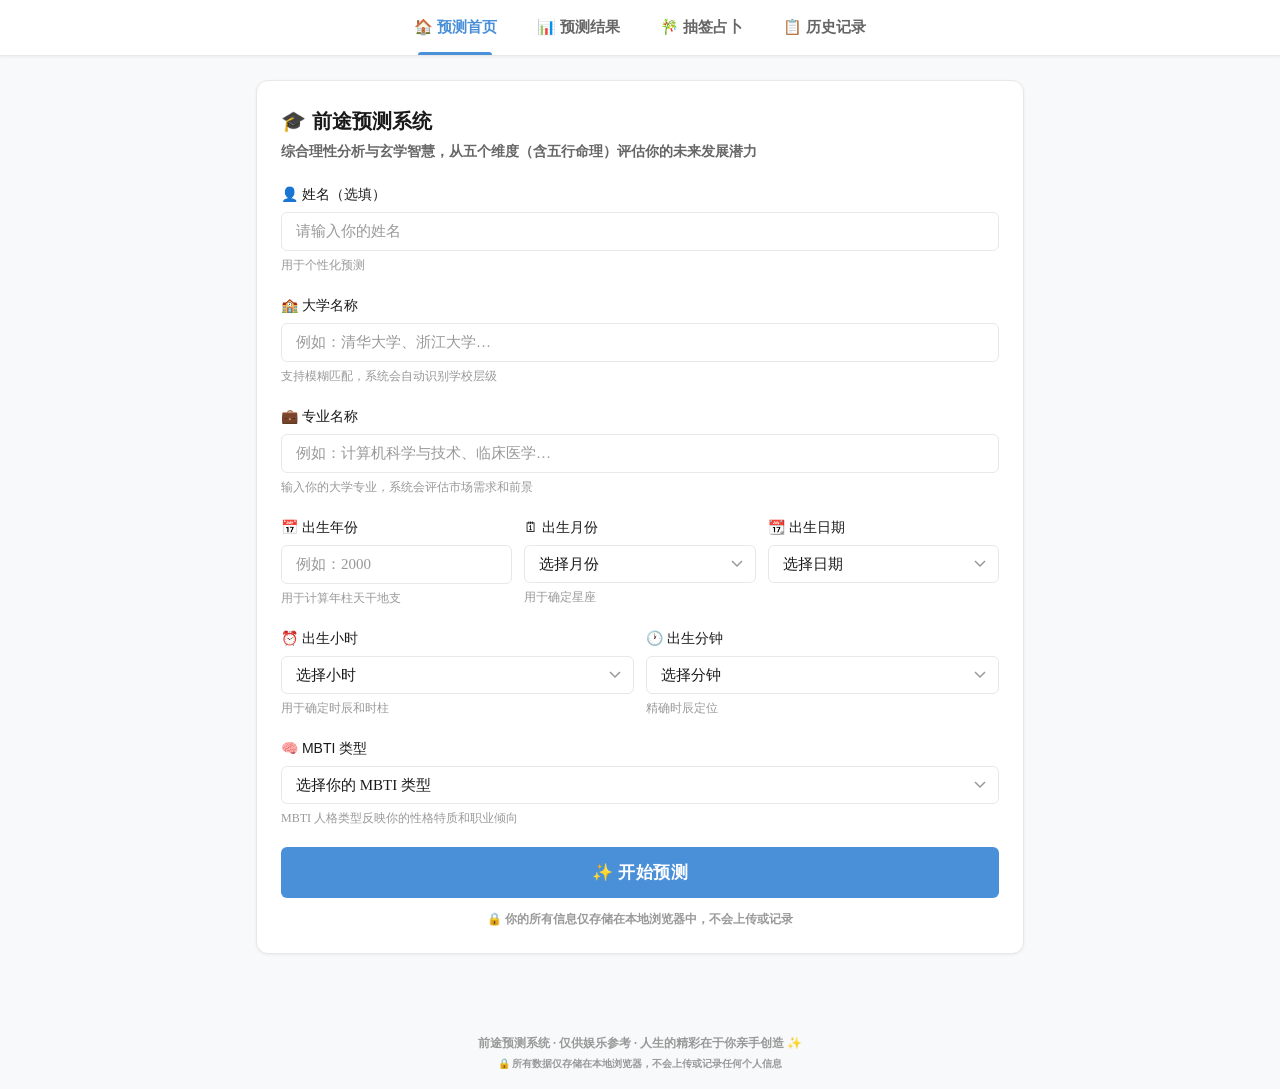
<file: index.html>
<!DOCTYPE html>
<html lang="zh-CN">
<head>
  <meta charset="UTF-8">
  <meta name="viewport" content="width=device-width, initial-scale=1.0">
  <meta name="description" content="前途预测系统 — 结合大学、专业、天干地支、星座和MBTI，综合评估你的未来发展潜力">
  <title>前途预测系统 🔮</title>
  <link rel="icon" type="image/svg+xml" href="assets/favicon.svg">
  <link rel="stylesheet" href="css/style.css">
</head>
<body>

  <!-- ========== 导航栏 ========== -->
  <nav class="nav-bar">
    <button class="nav-tab active" data-tab="home">🏠 预测首页</button>
    <button class="nav-tab" data-tab="result">📊 预测结果</button>
    <button class="nav-tab" data-tab="fortune">🎋 抽签占卜</button>
    <button class="nav-tab" data-tab="history">📋 历史记录</button>
  </nav>

  <!-- ========== 主容器 ========== -->
  <div class="main-container">

    <!-- ===== 面板1: 预测首页 ===== -->
    <div class="panel active" id="panel-home">
      <div class="card">
        <div class="card-header">
          <h2>🎓 前途预测系统</h2>
          <p>综合理性分析与玄学智慧，从五个维度（含五行命理）评估你的未来发展潜力</p>
        </div>

        <div class="form-group">
          <label>👤 姓名（选填）</label>
          <input type="text" class="form-input" id="input-name"
            placeholder="请输入你的姓名" autocomplete="off">
          <span class="label-hint">用于个性化预测</span>
        </div>

        <div class="form-group">
          <label>🏫 大学名称</label>
          <input type="text" class="form-input" id="input-university"
            placeholder="例如：清华大学、浙江大学…" autocomplete="off">
          <span class="label-hint">支持模糊匹配，系统会自动识别学校层级</span>
        </div>

        <div class="form-group">
          <label>💼 专业名称</label>
          <input type="text" class="form-input" id="input-major"
            placeholder="例如：计算机科学与技术、临床医学…" autocomplete="off">
          <span class="label-hint">输入你的大学专业，系统会评估市场需求和前景</span>
        </div>

        <div class="form-row">
          <div class="form-group">
            <label>📅 出生年份</label>
            <input type="number" class="form-input" id="input-birthyear"
              placeholder="例如：2000" min="1950" max="2020">
            <span class="label-hint">用于计算年柱天干地支</span>
          </div>
          <div class="form-group">
            <label>🗓 出生月份</label>
            <select class="form-select" id="input-birthmonth">
              <option value="">选择月份</option>
              <option value="1">1月</option><option value="2">2月</option>
              <option value="3">3月</option><option value="4">4月</option>
              <option value="5">5月</option><option value="6">6月</option>
              <option value="7">7月</option><option value="8">8月</option>
              <option value="9">9月</option><option value="10">10月</option>
              <option value="11">11月</option><option value="12">12月</option>
            </select>
            <span class="label-hint">用于确定星座</span>
          </div>
          <div class="form-group">
            <label>📆 出生日期</label>
            <select class="form-select" id="input-birthday">
              <option value="">选择日期</option>
            </select>
          </div>
        </div>

        <div class="form-row">
          <div class="form-group">
            <label>⏰ 出生小时</label>
            <select class="form-select" id="input-birthhour">
              <option value="">选择小时</option>
            </select>
            <span class="label-hint">用于确定时辰和时柱</span>
          </div>
          <div class="form-group">
            <label>🕐 出生分钟</label>
            <select class="form-select" id="input-birthminute">
              <option value="">选择分钟</option>
            </select>
            <span class="label-hint">精确时辰定位</span>
          </div>
        </div>

        <div class="form-group">
          <label>🧠 MBTI 类型</label>
          <select class="form-select" id="input-mbti">
            <option value="">选择你的 MBTI 类型</option>
            <option value="INTJ">INTJ — 建筑师</option>
            <option value="INTP">INTP — 逻辑学家</option>
            <option value="ENTJ">ENTJ — 指挥官</option>
            <option value="ENTP">ENTP — 辩论家</option>
            <option value="INFJ">INFJ — 提倡者</option>
            <option value="INFP">INFP — 调停者</option>
            <option value="ENFJ">ENFJ — 主人公</option>
            <option value="ENFP">ENFP — 竞选者</option>
            <option value="ISTJ">ISTJ — 物流师</option>
            <option value="ISFJ">ISFJ — 守卫者</option>
            <option value="ESTJ">ESTJ — 总经理</option>
            <option value="ESFJ">ESFJ — 执政官</option>
            <option value="ISTP">ISTP — 鉴赏家</option>
            <option value="ISFP">ISFP — 探险家</option>
            <option value="ESTP">ESTP — 企业家</option>
            <option value="ESFP">ESFP — 表演者</option>
          </select>
          <span class="label-hint">MBTI 人格类型反映你的性格特质和职业倾向</span>
        </div>

        <button class="btn btn-primary" id="btn-predict">
          ✨ 开始预测
        </button>
        <p class="privacy-notice">🔒 你的所有信息仅存储在本地浏览器中，不会上传或记录</p>
      </div>
    </div>

    <!-- ===== 面板2: 预测结果 ===== -->
    <div class="panel" id="panel-result">
      <!-- 特殊人物横幅 -->
      <div class="card special-banner" id="special-banner" style="display:none; background: linear-gradient(135deg, #fff9e6 0%, #fff3cc 100%); border-color: #c9a96e; text-align: center;">
        <div class="special-title" style="font-size:20px;"></div>
        <p class="special-praise" style="font-size:14px; color:#666; line-height:1.8; margin-top:8px;"></p>
      </div>

      <!-- 浸大传媒横幅 -->
      <div class="card" id="hkbu-banner" style="display:none; background: linear-gradient(135deg, #e8f4fd 0%, #d0e8f8 100%); border-color: #4a90d9; text-align: center;">
        <div style="font-size:22px; font-family:'SimHei','黑体',sans-serif; font-weight:bold; color:#2c5f8a;">📡 香港浸会大学传理学院</div>
        <p style="font-size:15px; color:#3a7bc8; line-height:1.8; margin-top:8px;">亚洲排名第一的传播学院 · 全球顶尖传媒殿堂 · 前途一片光明！</p>
        <p style="font-size:13px; color:#666; margin-top:6px;">传媒专业评分直接满分 💯</p>
      </div>

      <div class="card result-header">
        <div class="result-total-wrapper">
          <svg class="ring-progress-svg" id="ring-progress" width="160" height="160" viewBox="0 0 160 160"></svg>
          <span class="result-total-number" id="result-total">0</span>
        </div>
        <div class="result-grade" id="result-grade">--</div>
        <p class="result-grade-desc" id="result-grade-desc"></p>
        <div class="result-time" id="result-time"></div>
      </div>

      <!-- 五维雷达图 -->
      <div class="card">
        <div class="card-header">
          <h2>📊 五维雷达图</h2>
          <p>各维度评分一览</p>
        </div>
        <div class="radar-container">
          <svg id="radar-chart" viewBox="0 0 320 320" xmlns="http://www.w3.org/2000/svg"></svg>
        </div>
      </div>

      <!-- 各维度详情 -->
      <div class="card">
        <div class="card-header">
          <h2>📋 维度详情</h2>
        </div>
        <div class="dimension-list">
          <div class="dimension-item" id="dim-uni">
            <span class="dim-name">--</span>
            <span class="dim-detail">--</span>
            <span class="dim-score">--</span>
            <div class="dim-bar"><div class="dim-bar-fill" style="width:0%"></div></div>
          </div>
          <div class="dimension-item" id="dim-major">
            <span class="dim-name">--</span>
            <span class="dim-detail">--</span>
            <span class="dim-score">--</span>
            <div class="dim-bar"><div class="dim-bar-fill" style="width:0%"></div></div>
          </div>
          <div class="dimension-item" id="dim-stem">
            <span class="dim-name">--</span>
            <span class="dim-detail">--</span>
            <span class="dim-score">--</span>
            <div class="dim-bar"><div class="dim-bar-fill" style="width:0%"></div></div>
          </div>
          <div class="dimension-item" id="dim-zodiac">
            <span class="dim-name">--</span>
            <span class="dim-detail">--</span>
            <span class="dim-score">--</span>
            <div class="dim-bar"><div class="dim-bar-fill" style="width:0%"></div></div>
          </div>
          <div class="dimension-item" id="dim-mbti">
            <span class="dim-name">--</span>
            <span class="dim-detail">--</span>
            <span class="dim-score">--</span>
            <div class="dim-bar"><div class="dim-bar-fill" style="width:0%"></div></div>
          </div>
        </div>
      </div>

      <!-- 今日运势（基于五行+星座） -->
      <div class="card" id="result-fortune-card">
        <div class="card-header">
          <h2>🔮 今日运势</h2>
          <p>基于五行命理与星座元素，为你生成专属今日运势</p>
        </div>
        <div id="result-fortune-content"></div>
      </div>

      <!-- 综合建议 -->
      <div class="card">
        <div class="card-header">
          <h2>💡 综合建议</h2>
        </div>
        <ul class="advice-list" id="result-advice"></ul>
      </div>

      <div class="result-actions">
        <button class="btn btn-primary" onclick="switchTab('home');window.location.hash='home';">
          🔄 重新预测
        </button>
      </div>
    </div>

    <!-- ===== 面板3: 抽签 + 八卦占卜 ===== -->
    <div class="panel" id="panel-fortune">
      <!-- 抽签区 -->
      <div class="card draw-card">
        <div class="card-header">
          <h2>🎋 灵签千抽</h2>
          <p>千支灵签，基于六十四卦演化。心诚则灵，每日一签。</p>
        </div>
        <div class="draw-area" id="draw-area">
          <div class="draw-tube" id="draw-tube">
            <div class="tube-visual">🎋</div>
            <p class="tube-hint">诚心默念，摇动签筒</p>
          </div>
          <button class="btn btn-primary btn-draw" id="btn-draw" onclick="handleDrawStick()">
            🎋 摇签
          </button>
          <p class="draw-note">每日首次抽签免费，同一天重复抽签结果相同</p>
        </div>
        <div class="draw-result" id="draw-result" style="display:none;"></div>
      </div>

      <!-- 八卦占卜区 -->
      <div class="card bagua-card">
        <div class="card-header">
          <h2>☯️ 八卦占卜</h2>
          <p>六爻起卦，参天地之理，断人生之事。</p>
        </div>
        <div class="bagua-area" id="bagua-area">
          <button class="btn btn-primary btn-draw" id="btn-bagua" onclick="handleBagua()">
            ☯️ 起卦
          </button>
          <p class="draw-note">随机起卦，心诚则灵</p>
        </div>
        <div class="bagua-result" id="bagua-result" style="display:none;"></div>
      </div>
    </div>

    <!-- ===== 面板4: 历史记录 ===== -->
    <div class="panel" id="panel-history">
      <!-- 由 app.js 动态渲染 -->
      <div class="empty-state">
        <div class="empty-icon">📋</div>
        <p>加载中…</p>
      </div>
    </div>

  </div>

  <!-- ========== 页脚 ========== -->
  <footer class="app-footer">
    前途预测系统 · 仅供娱乐参考 · 人生的精彩在于你亲手创造 ✨
    <br><small>🔒 所有数据仅存储在本地浏览器，不会上传或记录任何个人信息</small>
  </footer>

  <!-- ========== JS 脚本（顺序加载） ========== -->
  <script src="js/data.js"></script>
  <script src="js/prediction.js"></script>
  <script src="js/fortune.js"></script>
  <script src="js/storage.js"></script>
  <script src="js/app.js"></script>

  <!-- 动态生成日期/小时/分钟下拉选项 -->
  <script>
  (function() {
    const daySelect = document.getElementById('input-birthday');
    if (daySelect) {
      for (let d = 1; d <= 31; d++) {
        const opt = document.createElement('option');
        opt.value = d;
        opt.textContent = d + '日';
        daySelect.appendChild(opt);
      }
    }
    const hourSelect = document.getElementById('input-birthhour');
    if (hourSelect) {
      for (let h = 0; h <= 23; h++) {
        const opt = document.createElement('option');
        opt.value = h;
        const shichen = ['子时(夜半)','丑时(鸡鸣)','寅时(平旦)','卯时(日出)','辰时(食时)','巳时(隅中)',
                         '午时(日中)','未时(日昳)','申时(晡时)','酉时(日入)','戌时(黄昏)','亥时(人定)'];
        const idx = Math.floor((h + 1) / 2) % 12;
        opt.textContent = h + '时 — ' + shichen[idx];
        hourSelect.appendChild(opt);
      }
    }
    const minSelect = document.getElementById('input-birthminute');
    if (minSelect) {
      for (let m = 0; m <= 59; m++) {
        const opt = document.createElement('option');
        opt.value = m;
        opt.textContent = m + '分';
        minSelect.appendChild(opt);
      }
    }
  })();
  </script>
</body>
</html>
</file>
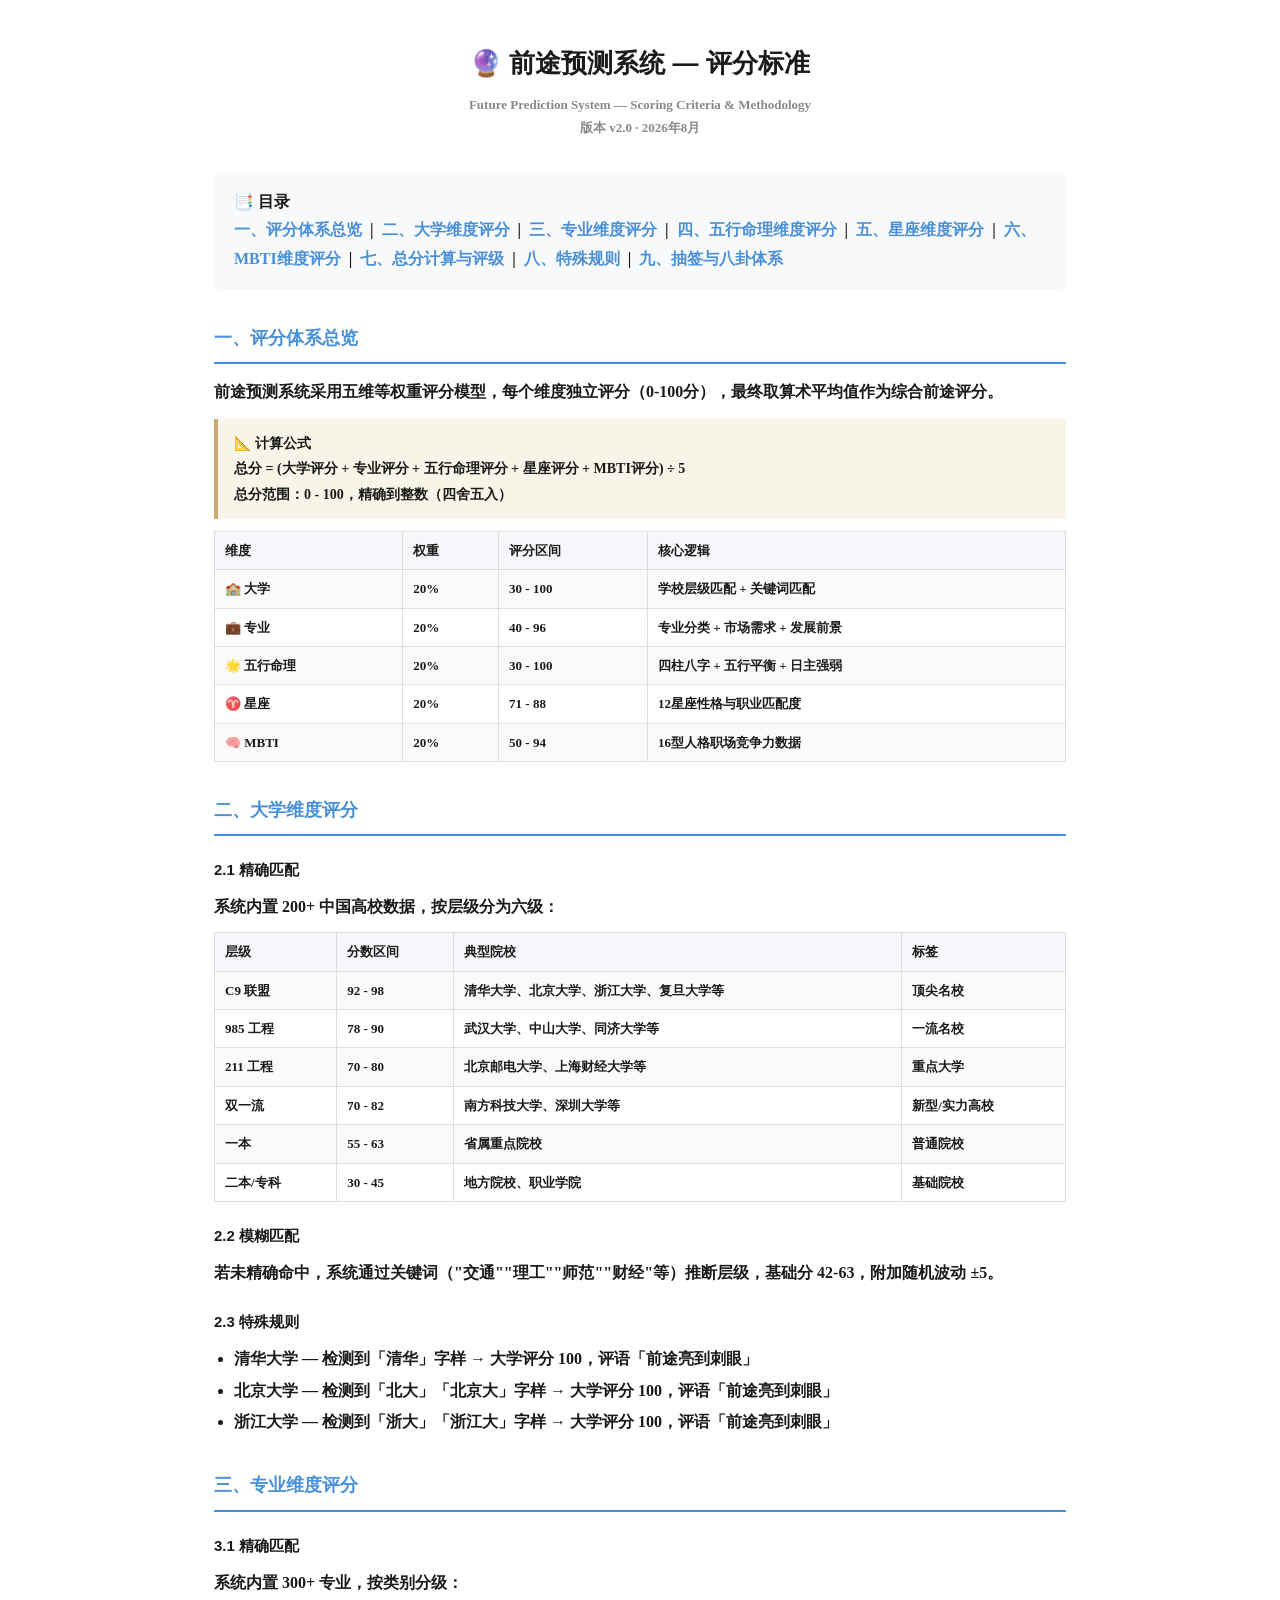
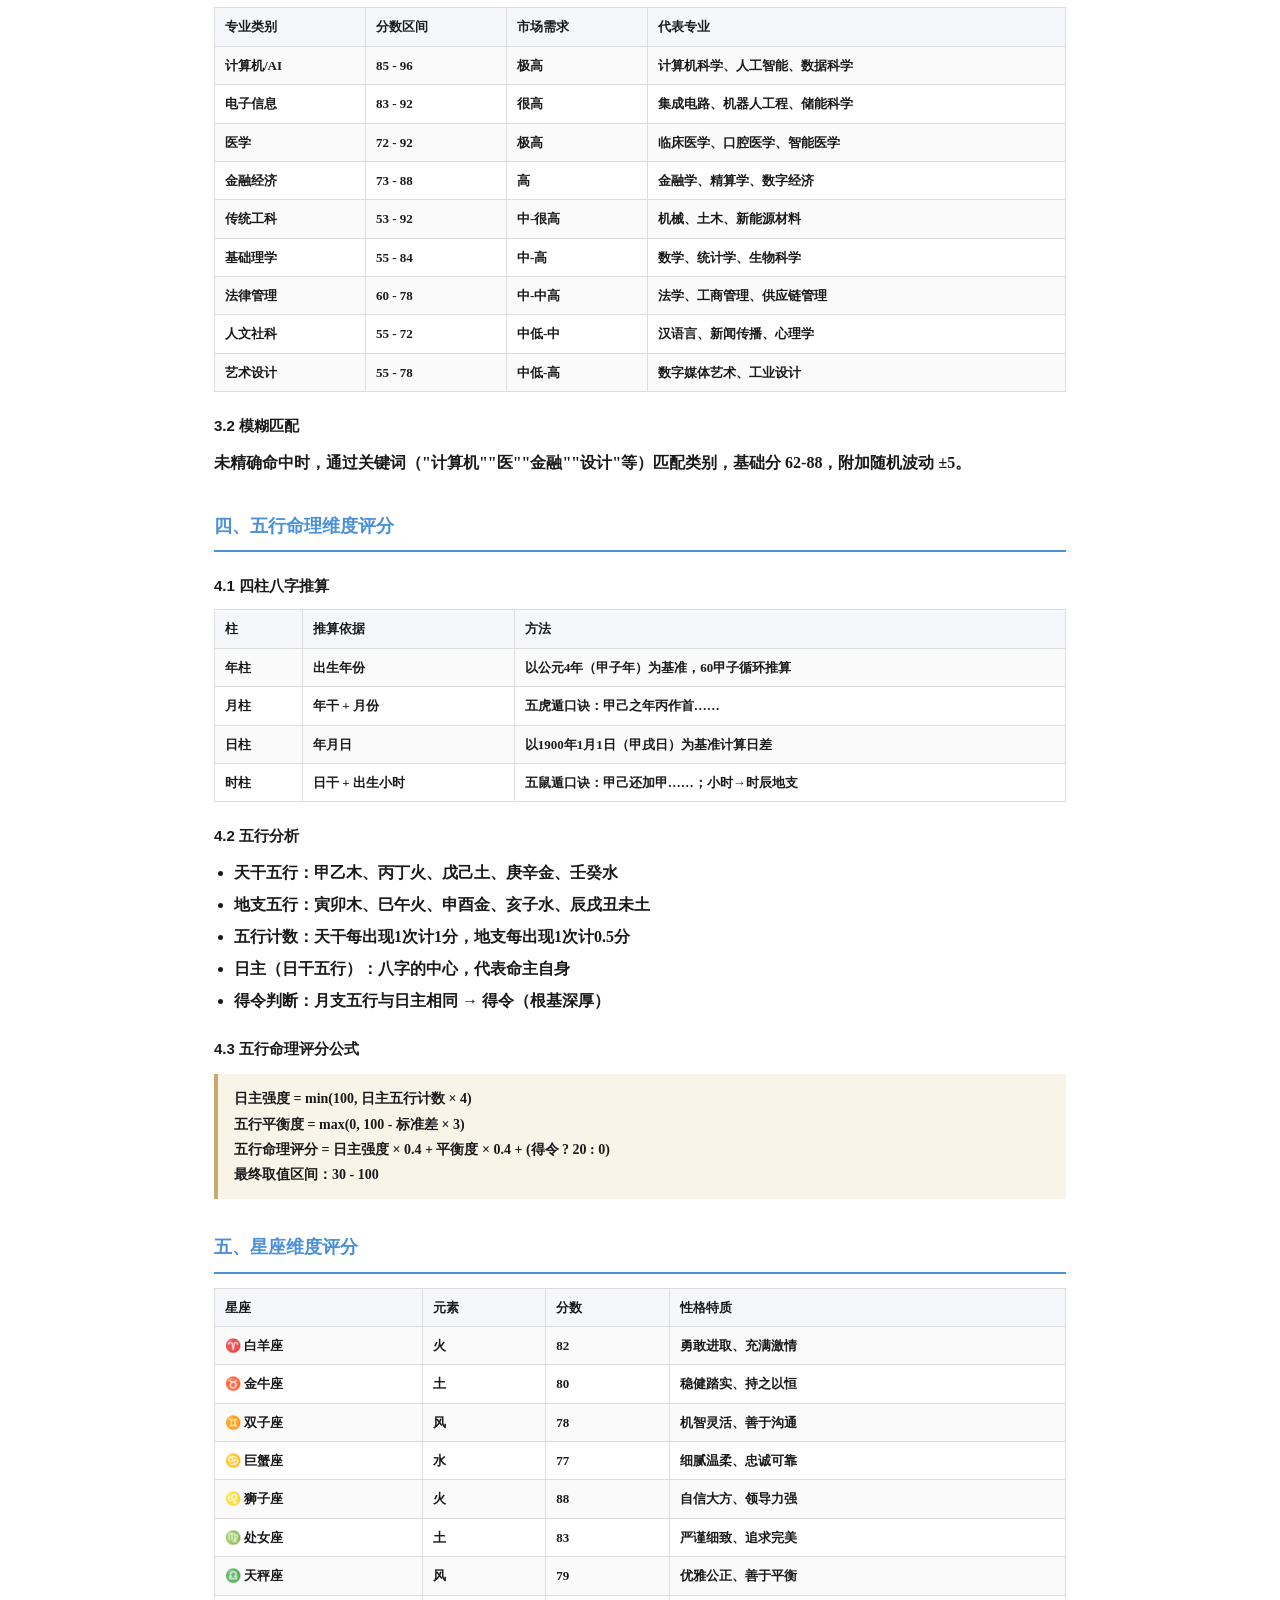
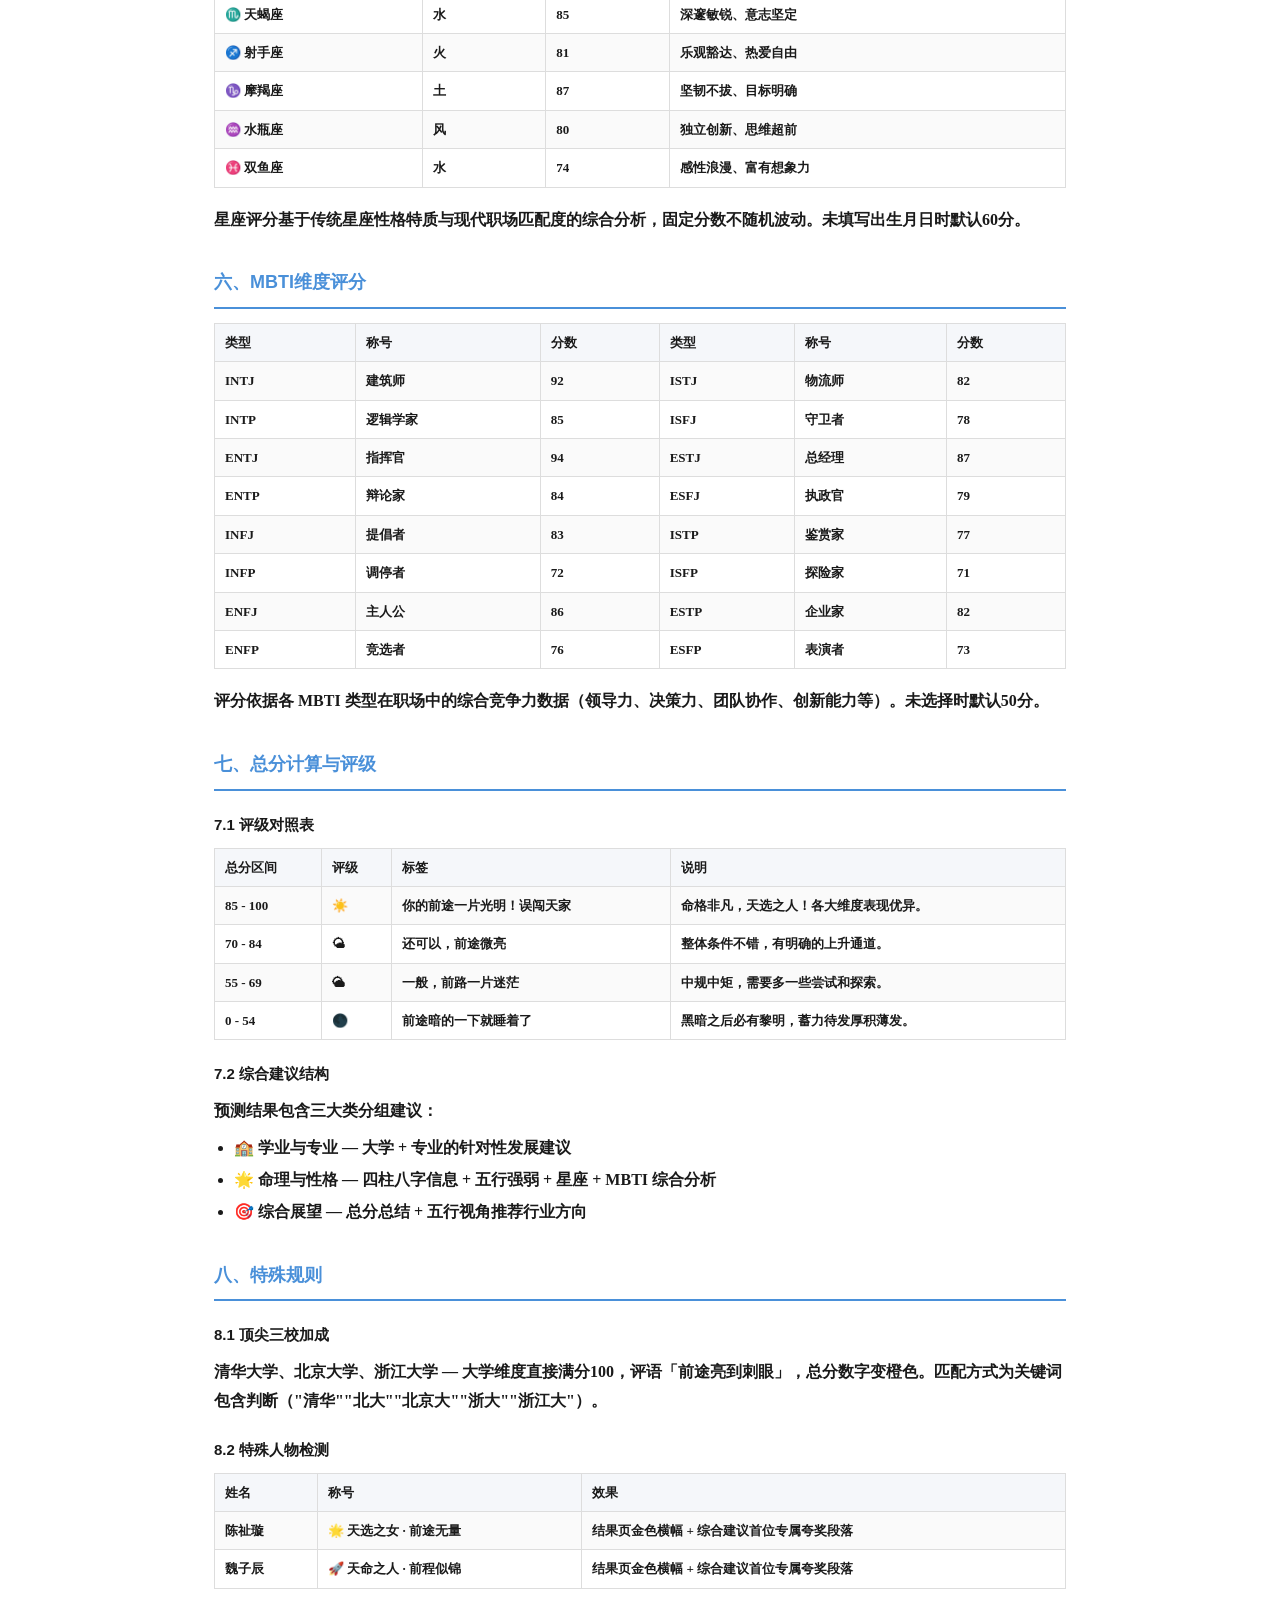
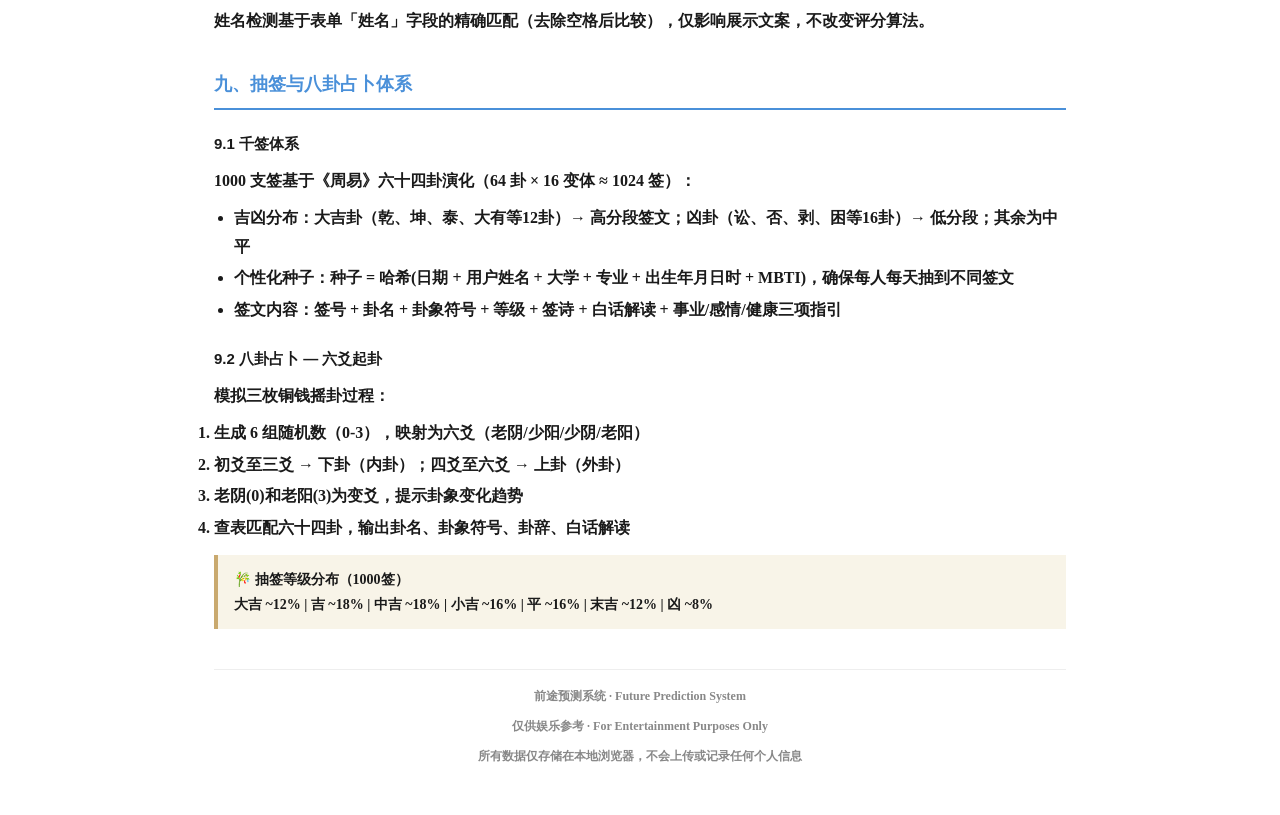
<file: docs/评分标准.html>
<!DOCTYPE html>
<html lang="zh-CN">
<head>
<meta charset="UTF-8">
<meta name="viewport" content="width=device-width, initial-scale=1.0">
<title>前途预测系统 — 评分标准</title>
<style>
  @media print {
    body { font-size: 12px; }
    .page-break { page-break-before: always; }
    table { page-break-inside: avoid; }
  }
  * { box-sizing: border-box; margin: 0; padding: 0; }
  body {
    font-family: "SimSun", "STSong", "宋体", "Noto Serif CJK SC", serif;
    font-weight: bold;
    color: #1a1a1a;
    line-height: 1.8;
    max-width: 900px;
    margin: 0 auto;
    padding: 40px 24px;
    background: #fff;
  }
  h1 { text-align: center; font-size: 26px; font-family: "SimHei","黑体",sans-serif; margin-bottom: 6px; }
  .subtitle { text-align: center; color: #888; font-size: 13px; margin-bottom: 32px; }
  h2 {
    font-family: "SimHei","黑体",sans-serif;
    font-size: 18px;
    margin: 32px 0 14px;
    padding-bottom: 8px;
    border-bottom: 2px solid #4a90d9;
    color: #4a90d9;
  }
  h3 { font-family: "SimHei","黑体",sans-serif; font-size: 15px; margin: 20px 0 10px; }
  p { margin-bottom: 8px; }
  table { width: 100%; border-collapse: collapse; margin: 10px 0 18px; font-size: 13px; }
  th, td { border: 1px solid #ddd; padding: 7px 10px; text-align: left; }
  th { background: #f5f7fa; font-family: "SimHei","黑体",sans-serif; font-size: 13px; }
  tr:nth-child(even) td { background: #fafafa; }
  .score-bar {
    display: inline-block; height: 8px; border-radius: 4px;
    vertical-align: middle; margin-right: 6px;
  }
  .formula-box {
    background: #f8f4e8; border-left: 4px solid #c9a96e;
    padding: 12px 16px; margin: 12px 0; font-size: 14px;
  }
  ul { padding-left: 20px; margin-bottom: 12px; }
  li { margin-bottom: 3px; }
  .toc { background: #f8f9fa; padding: 16px 20px; border-radius: 8px; margin-bottom: 24px; }
  .toc a { color: #4a90d9; text-decoration: none; }
  .footer-note { text-align: center; color: #888; font-size: 12px; margin-top: 40px; border-top: 1px solid #eee; padding-top: 16px; }
</style>
</head>
<body>

<h1>🔮 前途预测系统 — 评分标准</h1>
<p class="subtitle">Future Prediction System — Scoring Criteria &amp; Methodology<br>版本 v2.0 · 2026年8月</p>

<div class="toc">
  <strong>📑 目录</strong><br>
  <a href="#s1">一、评分体系总览</a> &nbsp;|&nbsp;
  <a href="#s2">二、大学维度评分</a> &nbsp;|&nbsp;
  <a href="#s3">三、专业维度评分</a> &nbsp;|&nbsp;
  <a href="#s4">四、五行命理维度评分</a> &nbsp;|&nbsp;
  <a href="#s5">五、星座维度评分</a> &nbsp;|&nbsp;
  <a href="#s6">六、MBTI维度评分</a> &nbsp;|&nbsp;
  <a href="#s7">七、总分计算与评级</a> &nbsp;|&nbsp;
  <a href="#s8">八、特殊规则</a> &nbsp;|&nbsp;
  <a href="#s9">九、抽签与八卦体系</a>
</div>

<!-- ==================== 一、总览 ==================== -->
<h2 id="s1">一、评分体系总览</h2>
<p>前途预测系统采用<strong>五维等权重评分模型</strong>，每个维度独立评分（0-100分），最终取算术平均值作为综合前途评分。</p>

<div class="formula-box">
  <strong>📐 计算公式</strong><br>
  总分 = (大学评分 + 专业评分 + 五行命理评分 + 星座评分 + MBTI评分) ÷ 5<br>
  总分范围：0 - 100，精确到整数（四舍五入）
</div>

<table>
  <tr><th>维度</th><th>权重</th><th>评分区间</th><th>核心逻辑</th></tr>
  <tr><td>🏫 大学</td><td>20%</td><td>30 - 100</td><td>学校层级匹配 + 关键词匹配</td></tr>
  <tr><td>💼 专业</td><td>20%</td><td>40 - 96</td><td>专业分类 + 市场需求 + 发展前景</td></tr>
  <tr><td>🌟 五行命理</td><td>20%</td><td>30 - 100</td><td>四柱八字 + 五行平衡 + 日主强弱</td></tr>
  <tr><td>♈ 星座</td><td>20%</td><td>71 - 88</td><td>12星座性格与职业匹配度</td></tr>
  <tr><td>🧠 MBTI</td><td>20%</td><td>50 - 94</td><td>16型人格职场竞争力数据</td></tr>
</table>

<!-- ==================== 二、大学 ==================== -->
<div class="page-break"></div>
<h2 id="s2">二、大学维度评分</h2>

<h3>2.1 精确匹配</h3>
<p>系统内置 200+ 中国高校数据，按层级分为六级：</p>

<table>
  <tr><th>层级</th><th>分数区间</th><th>典型院校</th><th>标签</th></tr>
  <tr><td>C9 联盟</td><td>92 - 98</td><td>清华大学、北京大学、浙江大学、复旦大学等</td><td>顶尖名校</td></tr>
  <tr><td>985 工程</td><td>78 - 90</td><td>武汉大学、中山大学、同济大学等</td><td>一流名校</td></tr>
  <tr><td>211 工程</td><td>70 - 80</td><td>北京邮电大学、上海财经大学等</td><td>重点大学</td></tr>
  <tr><td>双一流</td><td>70 - 82</td><td>南方科技大学、深圳大学等</td><td>新型/实力高校</td></tr>
  <tr><td>一本</td><td>55 - 63</td><td>省属重点院校</td><td>普通院校</td></tr>
  <tr><td>二本/专科</td><td>30 - 45</td><td>地方院校、职业学院</td><td>基础院校</td></tr>
</table>

<h3>2.2 模糊匹配</h3>
<p>若未精确命中，系统通过关键词（"交通""理工""师范""财经"等）推断层级，基础分 42-63，附加随机波动 ±5。</p>

<h3>2.3 特殊规则</h3>
<ul>
  <li><strong>清华大学</strong> — 检测到「清华」字样 → 大学评分 <strong>100</strong>，评语「前途亮到刺眼」</li>
  <li><strong>北京大学</strong> — 检测到「北大」「北京大」字样 → 大学评分 <strong>100</strong>，评语「前途亮到刺眼」</li>
  <li><strong>浙江大学</strong> — 检测到「浙大」「浙江大」字样 → 大学评分 <strong>100</strong>，评语「前途亮到刺眼」</li>
</ul>

<!-- ==================== 三、专业 ==================== -->
<h2 id="s3">三、专业维度评分</h2>

<h3>3.1 精确匹配</h3>
<p>系统内置 300+ 专业，按类别分级：</p>

<table>
  <tr><th>专业类别</th><th>分数区间</th><th>市场需求</th><th>代表专业</th></tr>
  <tr><td>计算机/AI</td><td>85 - 96</td><td>极高</td><td>计算机科学、人工智能、数据科学</td></tr>
  <tr><td>电子信息</td><td>83 - 92</td><td>很高</td><td>集成电路、机器人工程、储能科学</td></tr>
  <tr><td>医学</td><td>72 - 92</td><td>极高</td><td>临床医学、口腔医学、智能医学</td></tr>
  <tr><td>金融经济</td><td>73 - 88</td><td>高</td><td>金融学、精算学、数字经济</td></tr>
  <tr><td>传统工科</td><td>53 - 92</td><td>中-很高</td><td>机械、土木、新能源材料</td></tr>
  <tr><td>基础理学</td><td>55 - 84</td><td>中-高</td><td>数学、统计学、生物科学</td></tr>
  <tr><td>法律管理</td><td>60 - 78</td><td>中-中高</td><td>法学、工商管理、供应链管理</td></tr>
  <tr><td>人文社科</td><td>55 - 72</td><td>中低-中</td><td>汉语言、新闻传播、心理学</td></tr>
  <tr><td>艺术设计</td><td>55 - 78</td><td>中低-高</td><td>数字媒体艺术、工业设计</td></tr>
</table>

<h3>3.2 模糊匹配</h3>
<p>未精确命中时，通过关键词（"计算机""医""金融""设计"等）匹配类别，基础分 62-88，附加随机波动 ±5。</p>

<!-- ==================== 四、五行 ==================== -->
<div class="page-break"></div>
<h2 id="s4">四、五行命理维度评分</h2>

<h3>4.1 四柱八字推算</h3>
<table>
  <tr><th>柱</th><th>推算依据</th><th>方法</th></tr>
  <tr><td>年柱</td><td>出生年份</td><td>以公元4年（甲子年）为基准，60甲子循环推算</td></tr>
  <tr><td>月柱</td><td>年干 + 月份</td><td>五虎遁口诀：甲己之年丙作首……</td></tr>
  <tr><td>日柱</td><td>年月日</td><td>以1900年1月1日（甲戌日）为基准计算日差</td></tr>
  <tr><td>时柱</td><td>日干 + 出生小时</td><td>五鼠遁口诀：甲己还加甲……；小时→时辰地支</td></tr>
</table>

<h3>4.2 五行分析</h3>
<ul>
  <li><strong>天干五行</strong>：甲乙木、丙丁火、戊己土、庚辛金、壬癸水</li>
  <li><strong>地支五行</strong>：寅卯木、巳午火、申酉金、亥子水、辰戌丑未土</li>
  <li><strong>五行计数</strong>：天干每出现1次计1分，地支每出现1次计0.5分</li>
  <li><strong>日主（日干五行）</strong>：八字的中心，代表命主自身</li>
  <li><strong>得令判断</strong>：月支五行与日主相同 → 得令（根基深厚）</li>
</ul>

<h3>4.3 五行命理评分公式</h3>
<div class="formula-box">
  日主强度 = min(100, 日主五行计数 × 4)<br>
  五行平衡度 = max(0, 100 - 标准差 × 3)<br>
  五行命理评分 = 日主强度 × 0.4 + 平衡度 × 0.4 + (得令 ? 20 : 0)<br>
  最终取值区间：30 - 100
</div>

<!-- ==================== 五、星座 ==================== -->
<h2 id="s5">五、星座维度评分</h2>

<table>
  <tr><th>星座</th><th>元素</th><th>分数</th><th>性格特质</th></tr>
  <tr><td>♈ 白羊座</td><td>火</td><td>82</td><td>勇敢进取、充满激情</td></tr>
  <tr><td>♉ 金牛座</td><td>土</td><td>80</td><td>稳健踏实、持之以恒</td></tr>
  <tr><td>♊ 双子座</td><td>风</td><td>78</td><td>机智灵活、善于沟通</td></tr>
  <tr><td>♋ 巨蟹座</td><td>水</td><td>77</td><td>细腻温柔、忠诚可靠</td></tr>
  <tr><td>♌ 狮子座</td><td>火</td><td>88</td><td>自信大方、领导力强</td></tr>
  <tr><td>♍ 处女座</td><td>土</td><td>83</td><td>严谨细致、追求完美</td></tr>
  <tr><td>♎ 天秤座</td><td>风</td><td>79</td><td>优雅公正、善于平衡</td></tr>
  <tr><td>♏ 天蝎座</td><td>水</td><td>85</td><td>深邃敏锐、意志坚定</td></tr>
  <tr><td>♐ 射手座</td><td>火</td><td>81</td><td>乐观豁达、热爱自由</td></tr>
  <tr><td>♑ 摩羯座</td><td>土</td><td>87</td><td>坚韧不拔、目标明确</td></tr>
  <tr><td>♒ 水瓶座</td><td>风</td><td>80</td><td>独立创新、思维超前</td></tr>
  <tr><td>♓ 双鱼座</td><td>水</td><td>74</td><td>感性浪漫、富有想象力</td></tr>
</table>
<p>星座评分基于传统星座性格特质与现代职场匹配度的综合分析，固定分数不随机波动。未填写出生月日时默认60分。</p>

<!-- ==================== 六、MBTI ==================== -->
<div class="page-break"></div>
<h2 id="s6">六、MBTI维度评分</h2>

<table>
  <tr><th>类型</th><th>称号</th><th>分数</th><th>类型</th><th>称号</th><th>分数</th></tr>
  <tr><td>INTJ</td><td>建筑师</td><td>92</td><td>ISTJ</td><td>物流师</td><td>82</td></tr>
  <tr><td>INTP</td><td>逻辑学家</td><td>85</td><td>ISFJ</td><td>守卫者</td><td>78</td></tr>
  <tr><td>ENTJ</td><td>指挥官</td><td>94</td><td>ESTJ</td><td>总经理</td><td>87</td></tr>
  <tr><td>ENTP</td><td>辩论家</td><td>84</td><td>ESFJ</td><td>执政官</td><td>79</td></tr>
  <tr><td>INFJ</td><td>提倡者</td><td>83</td><td>ISTP</td><td>鉴赏家</td><td>77</td></tr>
  <tr><td>INFP</td><td>调停者</td><td>72</td><td>ISFP</td><td>探险家</td><td>71</td></tr>
  <tr><td>ENFJ</td><td>主人公</td><td>86</td><td>ESTP</td><td>企业家</td><td>82</td></tr>
  <tr><td>ENFP</td><td>竞选者</td><td>76</td><td>ESFP</td><td>表演者</td><td>73</td></tr>
</table>
<p>评分依据各 MBTI 类型在职场中的综合竞争力数据（领导力、决策力、团队协作、创新能力等）。未选择时默认50分。</p>

<!-- ==================== 七、总分评级 ==================== -->
<h2 id="s7">七、总分计算与评级</h2>

<h3>7.1 评级对照表</h3>
<table>
  <tr><th>总分区间</th><th>评级</th><th>标签</th><th>说明</th></tr>
  <tr><td>85 - 100</td><td>☀️</td><td>你的前途一片光明！误闯天家</td><td>命格非凡，天选之人！各大维度表现优异。</td></tr>
  <tr><td>70 - 84</td><td>🌤</td><td>还可以，前途微亮</td><td>整体条件不错，有明确的上升通道。</td></tr>
  <tr><td>55 - 69</td><td>🌥</td><td>一般，前路一片迷茫</td><td>中规中矩，需要多一些尝试和探索。</td></tr>
  <tr><td>0 - 54</td><td>🌑</td><td>前途暗的一下就睡着了</td><td>黑暗之后必有黎明，蓄力待发厚积薄发。</td></tr>
</table>

<h3>7.2 综合建议结构</h3>
<p>预测结果包含三大类分组建议：</p>
<ul>
  <li><strong>🏫 学业与专业</strong> — 大学 + 专业的针对性发展建议</li>
  <li><strong>🌟 命理与性格</strong> — 四柱八字信息 + 五行强弱 + 星座 + MBTI 综合分析</li>
  <li><strong>🎯 综合展望</strong> — 总分总结 + 五行视角推荐行业方向</li>
</ul>

<!-- ==================== 八、特殊规则 ==================== -->
<h2 id="s8">八、特殊规则</h2>

<h3>8.1 顶尖三校加成</h3>
<p>清华大学、北京大学、浙江大学 — 大学维度直接满分100，评语「前途亮到刺眼」，总分数字变橙色。匹配方式为关键词包含判断（"清华""北大""北京大""浙大""浙江大"）。</p>

<h3>8.2 特殊人物检测</h3>
<table>
  <tr><th>姓名</th><th>称号</th><th>效果</th></tr>
  <tr><td>陈祉璇</td><td>🌟 天选之女 · 前途无量</td><td>结果页金色横幅 + 综合建议首位专属夸奖段落</td></tr>
  <tr><td>魏子辰</td><td>🚀 天命之人 · 前程似锦</td><td>结果页金色横幅 + 综合建议首位专属夸奖段落</td></tr>
</table>
<p>姓名检测基于表单「姓名」字段的精确匹配（去除空格后比较），仅影响展示文案，不改变评分算法。</p>

<!-- ==================== 九、抽签与八卦 ==================== -->
<div class="page-break"></div>
<h2 id="s9">九、抽签与八卦占卜体系</h2>

<h3>9.1 千签体系</h3>
<p>1000 支签基于《周易》六十四卦演化（64 卦 × 16 变体 ≈ 1024 签）：</p>
<ul>
  <li><strong>吉凶分布</strong>：大吉卦（乾、坤、泰、大有等12卦）→ 高分段签文；凶卦（讼、否、剥、困等16卦）→ 低分段；其余为中平</li>
  <li><strong>个性化种子</strong>：种子 = 哈希(日期 + 用户姓名 + 大学 + 专业 + 出生年月日时 + MBTI)，确保每人每天抽到不同签文</li>
  <li><strong>签文内容</strong>：签号 + 卦名 + 卦象符号 + 等级 + 签诗 + 白话解读 + 事业/感情/健康三项指引</li>
</ul>

<h3>9.2 八卦占卜 — 六爻起卦</h3>
<p>模拟三枚铜钱摇卦过程：</p>
<ol>
  <li>生成 6 组随机数（0-3），映射为六爻（老阴/少阳/少阴/老阳）</li>
  <li>初爻至三爻 → 下卦（内卦）；四爻至六爻 → 上卦（外卦）</li>
  <li>老阴(0)和老阳(3)为变爻，提示卦象变化趋势</li>
  <li>查表匹配六十四卦，输出卦名、卦象符号、卦辞、白话解读</li>
</ol>

<div class="formula-box">
  <strong>🎋 抽签等级分布（1000签）</strong><br>
  大吉 ~12% | 吉 ~18% | 中吉 ~18% | 小吉 ~16% | 平 ~16% | 末吉 ~12% | 凶 ~8%
</div>

<!-- ==================== 页脚 ==================== -->
<div class="footer-note">
  <p>前途预测系统 · Future Prediction System</p>
  <p>仅供娱乐参考 · For Entertainment Purposes Only</p>
  <p>所有数据仅存储在本地浏览器，不会上传或记录任何个人信息</p>
</div>

</body>
</html>
</file>
<file: css/style.css>
/**
 * 前途预测系统 — 全局样式（现代简约风格）
 */

/* ========== CSS 变量 ========== */
:root {
  --color-bg: #f8f9fa;
  --color-surface: #ffffff;
  --color-text: #1a1a1a;
  --color-text-secondary: #666666;
  --color-text-muted: #999999;
  --color-border: #e8e8e8;
  --color-primary: #4a90d9;
  --color-primary-light: rgba(74, 144, 217, 0.1);
  --color-gold: #c9a96e;
  --color-success: #5cb85c;
  --color-warning: #f0ad4e;
  --color-danger: #d9534f;
  --color-info: #5bc0de;

  --radius-sm: 6px;
  --radius: 12px;
  --radius-lg: 16px;
  --shadow-sm: 0 1px 3px rgba(0,0,0,0.06);
  --shadow: 0 2px 12px rgba(0,0,0,0.08);
  --shadow-lg: 0 8px 30px rgba(0,0,0,0.12);

  --font-stack: "SimSun", "STSong", "宋体", "Noto Serif CJK SC", serif;
  --font-heading: "SimHei", "STHeiti", "黑体", "Noto Sans CJK SC", sans-serif;
  --max-width: 800px;
  --nav-height: 56px;
}

/* ========== 基础重置 ========== */
*, *::before, *::after {
  box-sizing: border-box;
  margin: 0;
  padding: 0;
}

html {
  scroll-behavior: smooth;
}

body {
  font-family: var(--font-stack);
  background: var(--color-bg);
  color: var(--color-text);
  line-height: 1.6;
  min-height: 100vh;
  -webkit-font-smoothing: antialiased;
  font-weight: bold;
}

a {
  color: var(--color-primary);
  text-decoration: none;
}

ul {
  list-style: none;
}

/* ========== 导航栏 ========== */
.nav-bar {
  position: sticky;
  top: 0;
  z-index: 100;
  background: var(--color-surface);
  border-bottom: 1px solid var(--color-border);
  box-shadow: var(--shadow-sm);
  display: flex;
  justify-content: center;
  gap: 0;
  padding: 0;
  height: var(--nav-height);
}

.nav-tab {
  flex: 0 1 auto;
  padding: 0 20px;
  height: 100%;
  border: none;
  background: none;
  font-size: 15px;
  font-family: var(--font-stack);
  color: var(--color-text-secondary);
  cursor: pointer;
  position: relative;
  transition: color 0.2s;
  white-space: nowrap;
}

.nav-tab:hover {
  color: var(--color-primary);
}

.nav-tab.active {
  color: var(--color-primary);
  font-weight: 600;
}

.nav-tab.active::after {
  content: '';
  position: absolute;
  bottom: 0;
  left: 20%;
  right: 20%;
  height: 3px;
  background: var(--color-primary);
  border-radius: 3px 3px 0 0;
}

/* ========== 主容器 ========== */
.main-container {
  max-width: var(--max-width);
  margin: 0 auto;
  padding: 24px 16px 48px;
}

/* ========== 面板 ========== */
.panel {
  display: none;
  animation: fadeIn 0.3s ease;
}

.panel.active {
  display: block;
}

@keyframes fadeIn {
  from { opacity: 0; transform: translateY(8px); }
  to { opacity: 1; transform: translateY(0); }
}

/* ========== 全局标题 ========== */
h1, h2, h3, h4, h5, h6,
.card-header h2, .card-header h3,
.nav-tab,
.result-grade,
.fortune-card h3,
.daily-card h3,
.personal-card h3,
.form-group label,
.dim-name,
.history-grade {
  font-family: var(--font-heading);
  font-weight: bold;
}

/* ========== 卡片 ========== */
.card {
  background: var(--color-surface);
  border-radius: var(--radius);
  padding: 24px;
  margin-bottom: 16px;
  box-shadow: var(--shadow-sm);
  border: 1px solid var(--color-border);
}

.card-header {
  margin-bottom: 20px;
}

.card-header h2 {
  font-size: 20px;
  color: var(--color-text);
}

.card-header p {
  font-size: 14px;
  color: var(--color-text-secondary);
  margin-top: 4px;
}

/* ========== 表单 ========== */
.form-group {
  margin-bottom: 18px;
}

.form-group label {
  display: block;
  font-size: 14px;
  font-weight: 500;
  color: var(--color-text);
  margin-bottom: 6px;
}

.form-group .label-hint {
  font-weight: 400;
  color: var(--color-text-muted);
  font-size: 12px;
}

.form-row {
  display: flex;
  gap: 12px;
}

.form-row .form-group {
  flex: 1;
}

.form-input, .form-select {
  width: 100%;
  padding: 10px 14px;
  font-size: 15px;
  font-family: var(--font-stack);
  border: 1.5px solid var(--color-border);
  border-radius: var(--radius-sm);
  background: var(--color-surface);
  color: var(--color-text);
  transition: border-color 0.2s, box-shadow 0.2s;
  outline: none;
}

.form-input:focus, .form-select:focus {
  border-color: var(--color-primary);
  box-shadow: 0 0 0 3px var(--color-primary-light);
}

.form-input::placeholder {
  color: var(--color-text-muted);
}

.form-select {
  cursor: pointer;
  appearance: none;
  background-image: url("data:image/svg+xml,%3Csvg xmlns='http://www.w3.org/2000/svg' width='12' height='8' viewBox='0 0 12 8'%3E%3Cpath d='M1 1l5 5 5-5' stroke='%23999' stroke-width='1.5' fill='none'/%3E%3C/svg%3E");
  background-repeat: no-repeat;
  background-position: right 12px center;
  padding-right: 36px;
}

/* ========== 按钮 ========== */
.btn {
  display: inline-flex;
  align-items: center;
  justify-content: center;
  padding: 12px 28px;
  font-size: 16px;
  font-family: var(--font-stack);
  font-weight: 600;
  border: none;
  border-radius: var(--radius-sm);
  cursor: pointer;
  transition: all 0.2s;
}

.btn-primary {
  width: 100%;
  background: var(--color-primary);
  color: #fff;
  padding: 14px;
  font-size: 17px;
  letter-spacing: 0.5px;
}

.btn-primary:hover {
  background: #3a7bc8;
  box-shadow: var(--shadow);
  transform: translateY(-1px);
}

.btn-primary:active {
  transform: translateY(0);
}

.privacy-notice {
  text-align: center;
  font-size: 12px;
  color: var(--color-text-muted);
  margin-top: 12px;
}

.btn-small {
  padding: 6px 14px;
  font-size: 13px;
  border-radius: 4px;
}

.btn-danger {
  background: transparent;
  color: var(--color-danger);
  border: 1px solid var(--color-danger);
}

.btn-danger:hover {
  background: var(--color-danger);
  color: #fff;
}

.btn-text {
  background: none;
  color: var(--color-text-muted);
  padding: 4px 8px;
}

.btn-text:hover {
  color: var(--color-danger);
}

/* ========== 结果面板 ========== */
.result-header {
  text-align: center;
  padding: 32px 24px 24px;
}

.result-total-wrapper {
  position: relative;
  display: inline-block;
  margin-bottom: 8px;
}

.ring-progress-svg {
  display: block;
}

.result-total-number {
  position: absolute;
  top: 50%;
  left: 50%;
  transform: translate(-50%, -50%);
  font-size: 42px;
  font-weight: 700;
  color: var(--color-text);
}

.result-grade {
  font-size: 22px;
  font-weight: 600;
  margin: 8px 0;
}

.result-grade-desc {
  font-size: 14px;
  color: var(--color-text-secondary);
  max-width: 400px;
  margin: 0 auto;
  line-height: 1.7;
}

.result-time {
  font-size: 12px;
  color: var(--color-text-muted);
  margin-top: 12px;
}

/* ========== 维度详情 ========== */
.dimension-list {
  display: flex;
  flex-direction: column;
  gap: 14px;
}

.dimension-item {
  display: grid;
  grid-template-columns: 1fr auto;
  grid-template-rows: auto auto auto;
  gap: 4px 12px;
  padding: 12px 16px;
  background: var(--color-bg);
  border-radius: var(--radius-sm);
}

.dim-name {
  font-size: 15px;
  font-weight: 500;
  grid-column: 1;
  grid-row: 1;
}

.dim-detail {
  font-size: 12px;
  color: var(--color-text-muted);
  grid-column: 1;
  grid-row: 2;
}

.dim-score {
  font-size: 24px;
  font-weight: 700;
  grid-column: 2;
  grid-row: 1 / 3;
  align-self: center;
}

.dim-bar {
  grid-column: 1 / 3;
  grid-row: 3;
  height: 4px;
  background: #e8e8e8;
  border-radius: 2px;
  margin-top: 4px;
  overflow: hidden;
}

.dim-bar-fill {
  height: 100%;
  border-radius: 2px;
  transition: width 1s ease-out;
}

/* ========== 雷达图 ========== */
.radar-container {
  display: flex;
  justify-content: center;
  padding: 8px 0;
}

.radar-container svg {
  width: 100%;
  max-width: 320px;
  height: auto;
}

/* ========== 建议 ========== */
.advice-list {
  display: flex;
  flex-direction: column;
  gap: 16px;
  list-style: none;
}

.advice-group {
  background: var(--color-bg);
  border-radius: var(--radius-sm);
  padding: 0;
  border-left: none;
  overflow: hidden;
}

.advice-group-title {
  font-family: var(--font-heading);
  font-size: 15px;
  font-weight: bold;
  color: var(--color-text);
  padding: 12px 14px 8px;
}

.advice-sub-list {
  list-style: none;
  padding: 0 14px 12px;
  display: flex;
  flex-direction: column;
  gap: 6px;
}

.advice-sub-list li {
  font-size: 13px;
  color: var(--color-text-secondary);
  line-height: 1.6;
  padding-left: 12px;
  position: relative;
}

.advice-sub-list li::before {
  content: '·';
  position: absolute;
  left: 0;
  color: var(--color-primary);
  font-weight: bold;
}

/* 历史记录中的迷你建议 */
.mini-group {
  font-size: 12px;
  color: var(--color-text-secondary);
  margin-bottom: 4px;
  line-height: 1.5;
}

.mini-group em {
  font-style: normal;
  font-weight: bold;
  color: var(--color-text);
}

/* ========== 重新预测按钮 ========== */
.result-actions {
  text-align: center;
  margin-top: 8px;
}

/* ========== 结果页运势卡片 ========== */
.result-fortune {
  text-align: center;
}

.rf-score-row {
  display: flex;
  align-items: baseline;
  justify-content: center;
  gap: 12px;
  margin-bottom: 12px;
}

.rf-score {
  font-size: 42px;
  font-weight: 700;
  font-family: var(--font-heading);
}

.rf-level {
  font-size: 20px;
  font-weight: 700;
  font-family: var(--font-heading);
}

.rf-desc {
  font-size: 14px;
  color: var(--color-text-secondary);
  line-height: 1.7;
  margin-bottom: 6px;
  padding: 0 8px;
}

.rf-meta {
  display: flex;
  justify-content: center;
  gap: 16px;
  margin: 12px 0 8px;
  font-size: 13px;
  color: var(--color-text-muted);
}

.rf-elements {
  display: flex;
  justify-content: center;
  gap: 16px;
  font-size: 13px;
  color: var(--color-text-secondary);
}

/* ========== 抽签 + 八卦 ========== */
.draw-card, .bagua-card {
  text-align: center;
}

.draw-area, .bagua-area {
  padding: 20px 0 12px;
}

.draw-tube {
  margin-bottom: 20px;
  cursor: pointer;
  transition: transform 0.1s;
  user-select: none;
}

.tube-visual {
  font-size: 64px;
  margin-bottom: 8px;
  transition: transform 0.1s;
}

.tube-hint {
  font-size: 13px;
  color: var(--color-text-muted);
}

.draw-tube.shaking .tube-visual {
  animation: shake 0.1s infinite;
}

@keyframes shake {
  0%, 100% { transform: translateX(0) rotate(0); }
  25% { transform: translateX(-8px) rotate(-8deg); }
  50% { transform: translateX(0) rotate(0); }
  75% { transform: translateX(8px) rotate(8deg); }
}

.btn-draw {
  width: 200px;
  margin: 0 auto 12px;
}

.draw-note {
  font-size: 12px;
  color: var(--color-text-muted);
}

/* 签文结果 */
.stick-result {
  text-align: center;
  padding: 8px 0;
}

.stick-badge {
  display: inline-block;
  padding: 6px 20px;
  color: #fff;
  font-size: 15px;
  font-weight: 700;
  font-family: var(--font-heading);
  border-radius: 20px;
  margin-bottom: 16px;
}

.stick-hexagram {
  display: flex;
  align-items: center;
  justify-content: center;
  gap: 10px;
  margin-bottom: 16px;
}

.hex-symbol {
  font-size: 32px;
}

.hex-name {
  font-size: 20px;
  font-weight: 700;
  font-family: var(--font-heading);
  color: var(--color-text);
}

.hex-element {
  font-size: 13px;
  color: var(--color-text-muted);
}

.stick-poem {
  font-size: 14px;
  line-height: 1.8;
  color: var(--color-text);
  padding: 14px 16px;
  background: rgba(201, 169, 110, 0.06);
  border-radius: var(--radius-sm);
  border-left: 3px solid var(--color-gold);
  margin-bottom: 14px;
  text-align: left;
}

.stick-interpretation {
  font-size: 14px;
  color: var(--color-text-secondary);
  line-height: 1.7;
  text-align: left;
  margin-bottom: 16px;
  padding: 0 4px;
}

.stick-details {
  display: flex;
  flex-direction: column;
  gap: 6px;
  text-align: left;
  padding: 12px;
  background: var(--color-bg);
  border-radius: var(--radius-sm);
}

.stick-detail-item {
  font-size: 13px;
  color: var(--color-text-secondary);
  line-height: 1.5;
}

.sd-label {
  font-weight: 700;
  font-family: var(--font-heading);
  margin-right: 6px;
  color: var(--color-text);
}

/* 八卦占卜结果 */
.bagua-result-inner {
  text-align: center;
  padding: 8px 0;
}

.hex-symbol-large {
  font-size: 42px;
  margin-bottom: 8px;
  display: flex;
  justify-content: center;
  gap: 16px;
}

.hex-name-large {
  font-size: 22px;
  font-weight: 700;
  font-family: var(--font-heading);
  color: var(--color-text);
  margin-bottom: 16px;
}

.yao-lines {
  margin: 16px 0;
  font-family: monospace;
  font-size: 18px;
  line-height: 2;
  letter-spacing: 4px;
}

.yao.yang { color: var(--color-text); }
.yao.yin { color: var(--color-text-muted); }

.trigram-info {
  display: flex;
  justify-content: center;
  gap: 20px;
  font-size: 13px;
  color: var(--color-text-muted);
  margin-bottom: 12px;
}

.bagua-change {
  font-size: 14px;
  color: var(--color-warning);
  margin-bottom: 12px;
  font-weight: 600;
}

.hex-judgment {
  font-size: 18px;
  font-weight: 700;
  font-family: var(--font-heading);
  color: var(--color-primary);
  margin-bottom: 12px;
  padding: 8px 16px;
  background: var(--color-primary-light);
  border-radius: var(--radius-sm);
  display: inline-block;
}

.hex-interpretation {
  font-size: 14px;
  color: var(--color-text-secondary);
  line-height: 1.7;
  margin-bottom: 16px;
  text-align: left;
  padding: 0 4px;
}

/* ========== 每日运势 ========== */
.fortune-card {
  background: var(--color-surface);
  border-radius: var(--radius);
  padding: 24px;
  margin-bottom: 16px;
  box-shadow: var(--shadow-sm);
  border: 1px solid var(--color-border);
}

.daily-card {
  position: relative;
  background: linear-gradient(135deg, #fefefe 0%, #f8f4e8 100%);
  border-color: #e8dfc8;
}

.card-badge {
  position: absolute;
  top: 16px;
  right: 16px;
  padding: 4px 12px;
  color: #fff;
  font-size: 13px;
  font-weight: 600;
  border-radius: 20px;
}

.daily-card h3, .personal-card h3 {
  font-size: 18px;
  margin-bottom: 16px;
  color: var(--color-text);
}

.poem {
  font-size: 15px;
  line-height: 2;
  color: var(--color-text);
  white-space: pre-line;
  margin-bottom: 12px;
  padding: 12px 16px;
  background: rgba(201, 169, 110, 0.08);
  border-radius: var(--radius-sm);
  border-left: 3px solid var(--color-gold);
}

.explain {
  font-size: 14px;
  color: var(--color-text-secondary);
  line-height: 1.7;
}

.fortune-score {
  font-size: 48px;
  font-weight: 700;
  text-align: center;
  margin: 8px 0;
}

.fortune-desc {
  text-align: center;
  font-size: 15px;
  color: var(--color-text-secondary);
  margin-bottom: 16px;
}

.fortune-meta {
  display: flex;
  justify-content: center;
  gap: 16px;
  margin-bottom: 20px;
  font-size: 13px;
  color: var(--color-text-muted);
}

/* 宜忌 */
.yi-ji {
  display: grid;
  grid-template-columns: 1fr 1fr;
  gap: 12px;
  margin-bottom: 20px;
}

.yi, .ji {
  padding: 14px;
  border-radius: var(--radius-sm);
}

.yi {
  background: rgba(92, 184, 92, 0.06);
}

.ji {
  background: rgba(217, 83, 79, 0.05);
}

.yi h4, .ji h4 {
  font-size: 14px;
  margin-bottom: 8px;
}

.yi li, .ji li {
  font-size: 13px;
  padding: 3px 0;
  color: var(--color-text-secondary);
}

.yi li::before {
  content: '• ';
  color: var(--color-success);
}

.ji li::before {
  content: '• ';
  color: var(--color-danger);
}

/* 幸运元素 */
.lucky-items {
  display: flex;
  flex-wrap: wrap;
  gap: 12px;
  justify-content: center;
}

.lucky-item {
  display: flex;
  align-items: center;
  gap: 6px;
  font-size: 13px;
  color: var(--color-text-secondary);
  padding: 6px 12px;
  background: var(--color-bg);
  border-radius: 20px;
}

.lucky-dot {
  width: 12px;
  height: 12px;
  border-radius: 50%;
  display: inline-block;
}

/* 空状态 */
.empty-fortune {
  text-align: center;
}

.empty-hint {
  color: var(--color-text-muted);
  font-size: 14px;
  margin-top: 12px;
}

.empty-hint a {
  font-weight: 500;
}

/* ========== 历史记录 ========== */
.empty-state {
  text-align: center;
  padding: 48px 24px;
  color: var(--color-text-muted);
}

.empty-icon {
  font-size: 48px;
  margin-bottom: 12px;
}

.history-actions {
  display: flex;
  justify-content: space-between;
  align-items: center;
  margin-bottom: 12px;
  padding: 0 4px;
}

.history-count {
  font-size: 13px;
  color: var(--color-text-muted);
}

.history-list {
  display: flex;
  flex-direction: column;
  gap: 10px;
}

.history-item {
  background: var(--color-surface);
  border-radius: var(--radius);
  padding: 16px;
  box-shadow: var(--shadow-sm);
  border: 1px solid var(--color-border);
  cursor: pointer;
  transition: box-shadow 0.2s;
}

.history-item:hover {
  box-shadow: var(--shadow);
}

.history-item-header {
  display: flex;
  align-items: center;
  gap: 14px;
}

.history-score {
  font-size: 28px;
  font-weight: 700;
  min-width: 48px;
}

.history-info {
  flex: 1;
}

.history-grade {
  font-size: 15px;
  font-weight: 600;
}

.history-date {
  font-size: 12px;
  color: var(--color-text-muted);
  margin-top: 2px;
}

.history-detail {
  margin-top: 14px;
  padding-top: 14px;
  border-top: 1px solid var(--color-border);
}

.mini-dims {
  display: grid;
  grid-template-columns: repeat(auto-fill, minmax(120px, 1fr));
  gap: 8px;
  margin-bottom: 12px;
}

.mini-dim {
  display: flex;
  justify-content: space-between;
  font-size: 13px;
  padding: 6px 10px;
  background: var(--color-bg);
  border-radius: 4px;
}

.mini-advice {
  font-size: 13px;
  color: var(--color-text-secondary);
}

.mini-advice ul {
  margin-top: 6px;
  padding-left: 16px;
  list-style: disc;
}

.mini-advice li {
  margin-bottom: 4px;
  font-size: 12px;
}

/* ========== Toast ========== */
.toast {
  position: fixed;
  bottom: 24px;
  left: 50%;
  transform: translateX(-50%) translateY(100px);
  padding: 12px 24px;
  border-radius: 24px;
  font-size: 14px;
  font-weight: 500;
  color: #fff;
  background: #333;
  z-index: 1000;
  opacity: 0;
  transition: all 0.3s ease;
  pointer-events: none;
}

.toast.show {
  opacity: 1;
  transform: translateX(-50%) translateY(0);
}

.toast-success { background: var(--color-success); }
.toast-warning { background: var(--color-warning); color: #333; }
.toast-info { background: #333; }

/* ========== 页脚 ========== */
.app-footer {
  text-align: center;
  padding: 16px;
  color: var(--color-text-muted);
  font-size: 12px;
}

/* ========== 响应式 ========== */
@media (max-width: 768px) {
  .nav-tab {
    padding: 0 12px;
    font-size: 13px;
  }

  .main-container {
    padding: 16px 12px 36px;
  }

  .card {
    padding: 18px;
  }

  .result-total-number {
    font-size: 36px;
  }

  .poem {
    font-size: 14px;
    line-height: 1.8;
  }

  .form-row {
    flex-direction: column;
    gap: 0;
  }

  .yi-ji {
    grid-template-columns: 1fr;
  }

  .fortune-score {
    font-size: 40px;
  }
}

@media (max-width: 480px) {
  .nav-bar {
    gap: 0;
    justify-content: space-around;
  }

  .nav-tab {
    padding: 0 8px;
    font-size: 12px;
  }

  .main-container {
    padding: 12px 8px 32px;
  }

  .card {
    padding: 14px;
    border-radius: var(--radius-sm);
  }

  .result-total-number {
    font-size: 30px;
  }

  .history-score {
    font-size: 22px;
    min-width: 36px;
  }
}
</file>
